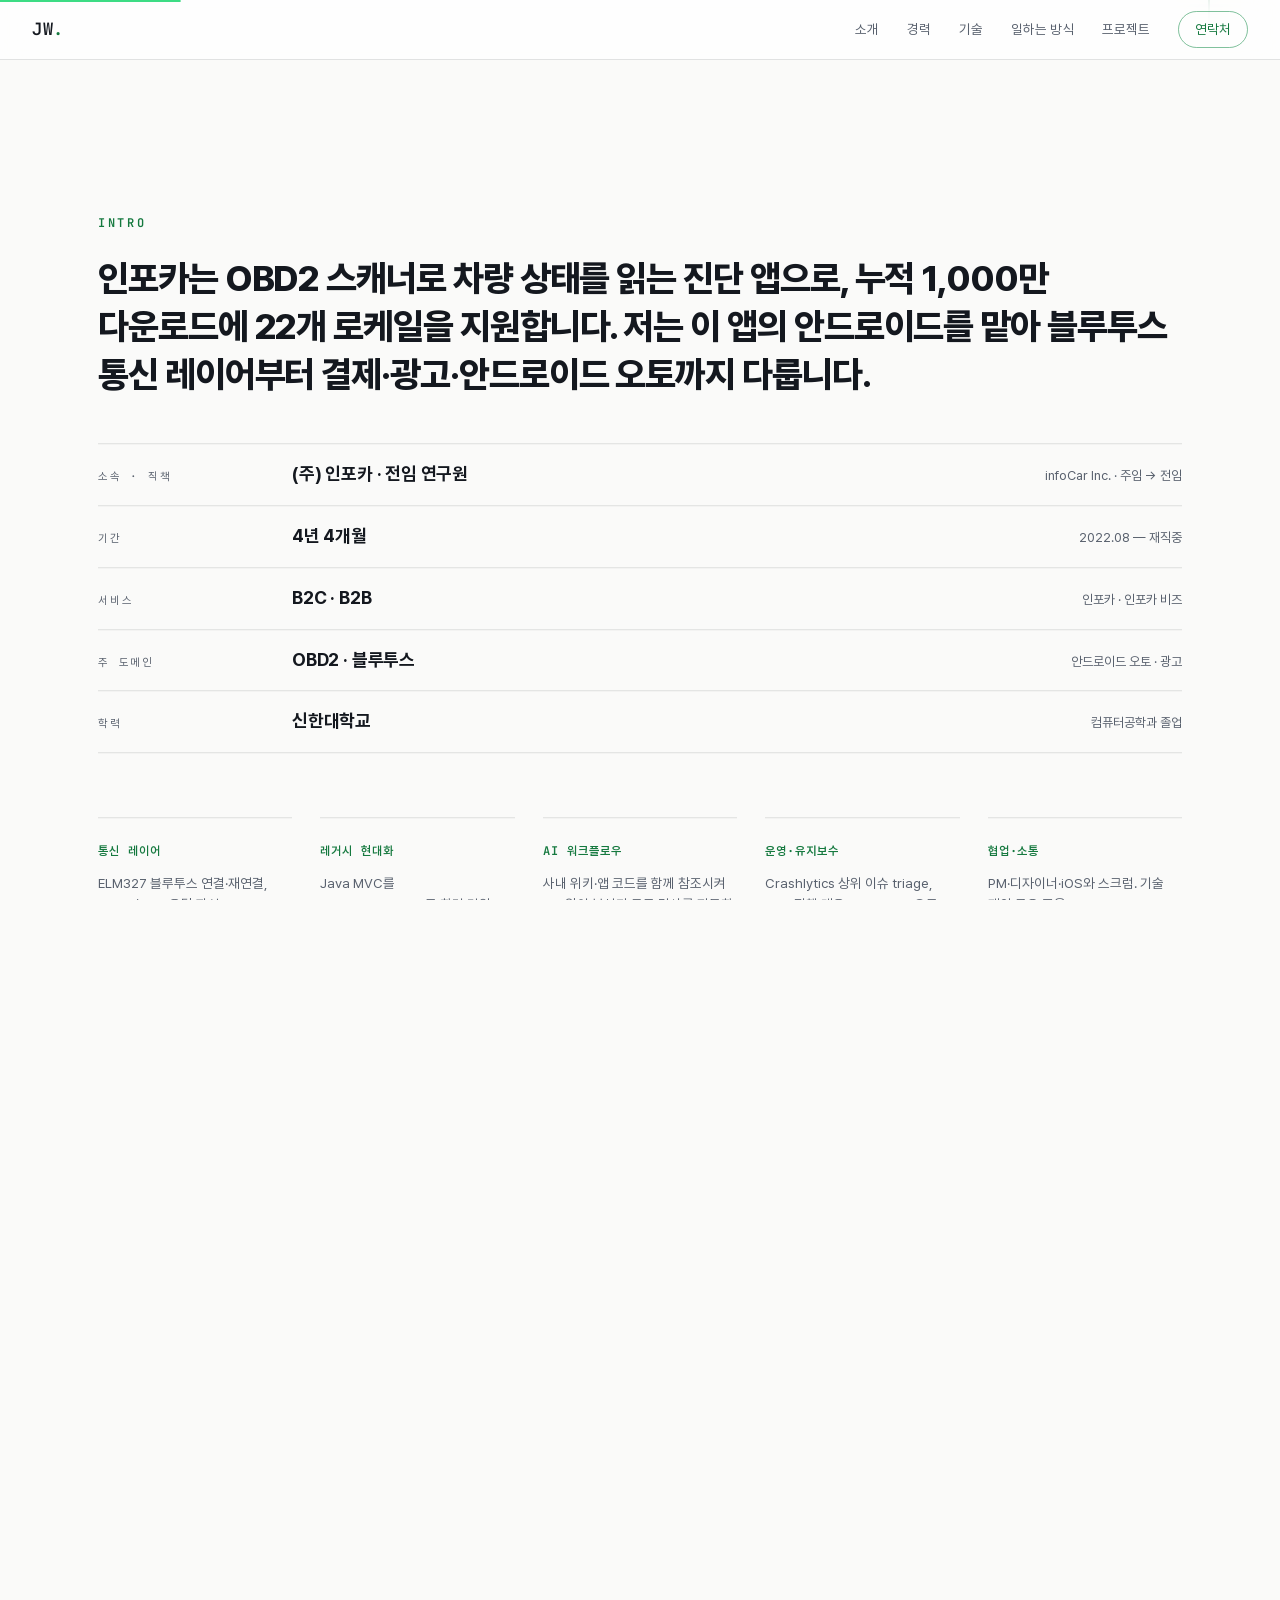
<file: index.html>
<!DOCTYPE html>
<html lang="ko">
<head>
<meta charset="utf-8">
<meta name="viewport" content="width=device-width, initial-scale=1">
<title>최정원 · 안드로이드 엔지니어</title>
<meta name="description" content="차량이 보내는 신호를 앱이 이해하게 만듭니다. OBD2·블루투스 통신 파싱부터 결제·광고·안드로이드 오토까지 맡고 있는 안드로이드 엔지니어.">
<link rel="stylesheet" href="css/style.css">
</head>
<body>

<div id="progressBar" aria-hidden="true"></div>

<nav class="nav" aria-label="주요 섹션">
  <a href="#top" class="nav-logo mono">JW<span class="acc">.</span></a>
  <div class="nav-links">
    <a href="#intro">소개</a>
    <a href="#career">경력</a>
    <a href="#stack">기술</a>
    <a href="#how">일하는 방식</a>
    <a href="#work">프로젝트</a>
    <a href="#contact" class="nav-cta">연락처</a>
  </div>
</nav>

<!-- ScrollSmoother 래퍼 — 고정 요소(nav·progressBar)는 반드시 이 바깥에 둔다 -->
<div id="smooth-wrapper">
<div id="smooth-content">

<!-- ============ HERO ============ -->
<header id="top" class="hero">
  <canvas id="net" aria-hidden="true"></canvas>
  <div class="hero-inner container">
    <p class="eyebrow mono hero-eyebrow">CHOI JUNGWON · ANDROID ENGINEER</p>
    <h1 class="hero-title" aria-label="차량이 보내는 신호를 앱이 이해하게 만듭니다.">
      <span class="line">차량이 보내는 신호를 앱이</span>
      <span class="line"><em>이해하게</em> 만듭니다.</span>
    </h1>
    <p class="hero-sub">2022년부터 인포카 안드로이드.<br>
    2인 안드로이드 팀에서 OBD2·블루투스 통신 파싱부터 결제·광고·안드로이드 오토까지 맡고 있습니다.</p>
    <div class="hero-stats" role="list">
      <div role="listitem"><strong class="mono" id="expYears">4<span class="u">년</span></strong><small>안드로이드 실무 · 2022.08~</small></div>
      <div role="listitem"><strong class="mono">22<span class="u">개</span></strong><small>지원 로케일 · B2C/B2B 2개 앱</small></div>
      <div role="listitem"><strong class="mono">4<span class="u">개</span></strong><small>주요 프로젝트</small></div>
    </div>
  </div>
  <a class="scroll-cue mono" href="#intro" aria-label="SCROLL — 아래로 스크롤">SCROLL<span class="cue-line"></span></a>
</header>

<main>

<!-- ============ INTRO ============ -->
<section id="intro" class="section">
  <div class="container">
    <p class="eyebrow mono rv">INTRO</p>
    <h2 class="rv">인포카는 OBD2 스캐너로 차량 상태를 읽는 진단 앱으로, 누적 1,000만 다운로드에 22개 로케일을 지원합니다.
    저는 이 앱의 안드로이드를 맡아 블루투스 통신 레이어부터 결제·광고·안드로이드 오토까지 다룹니다.</h2>

    <dl class="facts rv">
      <div class="fact">
        <dt class="tile-label mono">소속 · 직책</dt>
        <dd><strong>(주) 인포카 · 전임 연구원</strong><span class="tile-sub">infoCar Inc. · 주임 → 전임</span></dd>
      </div>
      <div class="fact">
        <dt class="tile-label mono">기간</dt>
        <dd><strong id="expYears2">4년</strong><span class="tile-sub">2022.08 — 재직중</span></dd>
      </div>
      <div class="fact">
        <dt class="tile-label mono">서비스</dt>
        <dd><strong>B2C · B2B</strong><span class="tile-sub">인포카 · 인포카 비즈</span></dd>
      </div>
      <div class="fact">
        <dt class="tile-label mono">주 도메인</dt>
        <dd><strong>OBD2 · 블루투스</strong><span class="tile-sub">안드로이드 오토 · 광고</span></dd>
      </div>
      <div class="fact">
        <dt class="tile-label mono">학력</dt>
        <dd><strong>신한대학교</strong><span class="tile-sub">컴퓨터공학과 졸업</span></dd>
      </div>
    </dl>

    <div class="cap-grid rv">
      <div class="cap"><span class="mono acc">통신 레이어</span><p>ELM327 블루투스 연결·재연결, OBD2/UDS 응답 파싱, PID 스케줄링.</p></div>
      <div class="cap"><span class="mono acc">레거시 현대화</span><p>Java MVC를 Kotlin·MVVM+Hilt로 화면 단위 이관. 진단 탭·메인 메뉴는 Compose로.</p></div>
      <div class="cap"><span class="mono acc">AI 워크플로우</span><p>사내 위키·앱 코드를 함께 참조시켜 CS 원인 분석과 코드 감사를 자동화.</p></div>
      <div class="cap"><span class="mono acc">운영·유지보수</span><p>Crashlytics 상위 이슈 triage, Play 정책 대응(targetSdk·오토 심사), 고객 로그 분석.</p></div>
      <div class="cap"><span class="mono acc">협업·소통</span><p>PM·디자이너·iOS와 스크럼. 기술 제약 공유·조율.</p></div>
    </div>
  </div>
</section>

<!-- ============ CAREER ============ -->
<section id="career" class="section section-alt">
  <div class="container">
    <p class="eyebrow mono rv">CAREER</p>
    <h2 class="rv">한 회사, 한 서비스.<br>차계부 화면에서 통신 레이어까지.</h2>
    <p class="lead rv">2022.08 입사. 정비·세차 입력 화면 하나로 시작해 지금은 OBD2 통신 파싱·결제·광고·안드로이드 오토를 맡고 있습니다.
    2인 안드로이드 팀에서 누적 5,886커밋, 2023년 이후 매년 1,100건 이상.</p>

    <div class="timeline" id="timeline">
      <div class="tl-spine" aria-hidden="true"><span class="tl-fill"></span></div>

      <article class="tl-item rv is-now">
        <span class="tl-dot"></span>
        <span class="tl-date mono acc">2026.07 — 현재 · 운영 중</span>
        <h3>CS 자동화 칸반보드 (cs-kanban)</h3>
        <p>하이웍스 크롤링 · Claude 헤드리스 AI 분석 · 답변초안 생성·원클릭 발송. 사내 서버 상시 운영, 팀 공용 도입.</p>
      </article>
      <article class="tl-item rv">
        <span class="tl-dot"></span>
        <span class="tl-date mono">2026.01 — 현재 · 진행 중</span>
        <h3>레거시 현대화 (MVC → Kotlin)</h3>
        <p>동작하는 레거시는 보존하고, 신규·수정 기능부터 Kotlin·MVVM 구조로 점진 전환.</p>
      </article>
      <article class="tl-item rv">
        <span class="tl-dot"></span>
        <span class="tl-date mono">2025.09 — 2025.12</span>
        <h3>프리셋 대시보드 (OBD 차량 데이터)</h3>
        <p>B2B 기능을 B2C에 이식 · 5종 엔진 × 4종 대시보드 · 설정 자동 복구 + 데이터 마이그레이션.</p>
      </article>
      <article class="tl-item rv">
        <span class="tl-dot"></span>
        <span class="tl-date mono">2025.03 — 2025.05</span>
        <h3>광고 미디에이션 전환</h3>
        <p>단일 AdMob → 5개 네트워크 워터폴 미디에이션 · Remote Config로 스토어 재배포 없이 광고 정책 제어 (미디에이션은 2025.12 철수).</p>
      </article>
      <article class="tl-item rv">
        <span class="tl-dot"></span>
        <span class="tl-date mono">2024.10 — 2025.02</span>
        <h3>안드로이드 오토 플랫폼 확장</h3>
        <p>Car App Library 신규 개발 · 앱-오토 화면 동기화 · 앱 종료 후 단독 동작 · 상태별 안내 화면.</p>
      </article>
      <article class="tl-item rv">
        <span class="tl-dot"></span>
        <span class="tl-date mono">2024.06 — 2024.08</span>
        <h3>본앱 사용성 리뉴얼</h3>
        <p>차량 등록 방식 리뉴얼 · 다국어 UX 통일 · 주유소·세차장·주차장 검색 · 영수증 API 리팩토링.</p>
      </article>
      <article class="tl-item rv">
        <span class="tl-dot"></span>
        <span class="tl-date mono">2023.07 — 2023.10</span>
        <h3>앱 핵심 기능 운영</h3>
        <p>블루투스 통신 · 푸시 · 알림 센터 · 정비 항목 UX/UI 2차 개발 · 차계부+정비 내부 테스트.</p>
      </article>
      <article class="tl-item rv">
        <span class="tl-dot"></span>
        <span class="tl-date mono">2022.10 — 2023.06</span>
        <h3>차계부 시스템 DB 리뉴얼</h3>
        <p>단일 테이블 → 정규화 다중 테이블 · 데이터 손실 없이 마이그레이션 · 구글 맵 위치 기반 · 다단위 글로벌.</p>
      </article>
      <article class="tl-item rv">
        <span class="tl-dot"></span>
        <span class="tl-date mono">2022.08 — 2022.09 · 입사</span>
        <h3>터미널 프로그램 · OBD 통신 기초</h3>
        <p>블루투스 connection · 소켓 통신 · UI · 로그 저장. OBD 통신 기초 학습기.</p>
      </article>
    </div>
  </div>
</section>

<!-- ============ STACK ============ -->
<section id="stack" class="section">
  <div class="container">
    <p class="eyebrow mono rv">STACK</p>
    <h2 class="rv">현업 4년의 도구들.</h2>
    <p class="lead rv">직접 다뤄온 언어·아키텍처·도구. <span class="acc">초록 칩</span>은 주력 기술입니다.</p>

    <div class="stack-grid rv">
      <div class="card">
        <h3>언어 · 아키텍처</h3>
        <p class="card-sub">신규는 Kotlin, 레거시 Java 병존 · Hilt 생성자 주입</p>
        <div class="chips">
          <span class="chip chip-acc">Kotlin</span><span class="chip">Java</span>
          <span class="chip chip-acc">Hilt</span><span class="chip chip-acc">MVVM</span>
          <span class="chip chip-acc">Orbit MVI</span><span class="chip chip-acc">Coroutines / Flow</span>
          <span class="chip">RxJava3</span><span class="chip">레포지토리 패턴</span>
          <span class="chip">KSP</span>
        </div>
      </div>
      <div class="card">
        <h3>UI · 디바이스</h3>
        <p class="card-sub">XML에서 Compose로 화면 단위 이관 · 폰과 오토 동시 지원</p>
        <div class="chips">
          <span class="chip chip-acc">Jetpack Compose</span><span class="chip">XML 레이아웃</span>
          <span class="chip chip-acc">Car App Library</span><span class="chip">Jetpack Navigation</span>
          <span class="chip">게이지·차트 UI</span><span class="chip">머티리얼 3</span>
        </div>
      </div>
      <div class="card">
        <h3>데이터 · 통신</h3>
        <p class="card-sub">암호화 로컬 DB · 인터셉터 기반 통신 · 원격 제어</p>
        <div class="chips">
          <span class="chip chip-acc">Room + SQLCipher</span><span class="chip">DataStore</span>
          <span class="chip">SharedPreferences</span><span class="chip chip-acc">Retrofit / OkHttp</span>
          <span class="chip chip-acc">Firebase (RC · FCM · Crashlytics)</span><span class="chip chip-acc">WorkManager</span>
          <span class="chip">Play Billing</span><span class="chip chip-acc">OBD2 / UDS</span>
          <span class="chip">StateFlow</span><span class="chip">LiveData</span>
        </div>
      </div>
      <div class="card">
        <h3>AI 활용 · 협업</h3>
        <p class="card-sub">코드 생성보다 원인 분석·감사에 붙여 씀</p>
        <div class="chips">
          <span class="chip chip-acc">Claude Code</span>
          <span class="chip">Git</span><span class="chip">슬랙</span>
          <span class="chip">노션 · 피그마</span><span class="chip">스크럼</span>
        </div>
      </div>
    </div>

    <div class="banner rv">
      <div class="banner-head"><h3>광고 · 미디에이션</h3><span class="mono">PROJECT 03 · 5개 네트워크 워터폴 구축·운영 후 2025.12 철수 · 현재는 AdMob 단일 + 원격 제어</span></div>
      <div class="chips">
        <span class="chip chip-acc">AdMob</span><span class="chip chip-acc">UMP (GDPR/CCPA)</span>
        <span class="chip chip-past">AppLovin</span><span class="chip chip-past">ironSource</span>
        <span class="chip chip-past">Mintegral</span><span class="chip chip-past">Pangle</span><span class="chip chip-past">Unity Ads</span>
      </div>
    </div>
  </div>
</section>

<!-- ============ HOW I WORK ============ -->
<section id="how" class="section section-alt">
  <div class="container">
    <p class="eyebrow mono rv">HOW I WORK</p>
    <h2 class="rv">AI는 코드 생성기가 아니라<br>분석·검증 도구로 씁니다.</h2>
    <p class="lead rv">사내 위키의 제품 정책과 실제 앱 코드를 함께 참조시켜 원인을 좁히고,
    결론은 추론으로 끝내지 않고 실기기 측정으로 확인합니다.</p>

    <ol class="steps rv">
      <li><span class="step-num mono">01</span><h3>근거 수집</h3><p>사내 위키 정책 + 앱 코드<br>추측 대신 출처 확인</p></li>
      <li><span class="step-num mono">02</span><h3>재현</h3><p>고객 로그로 조건 특정<br>리플레이 테스트로 고정</p></li>
      <li><span class="step-num mono">03</span><h3>구현</h3><p>AI 페어로 작성<br>기존 패턴·컨벤션 준수</p></li>
      <li><span class="step-num mono">04</span><h3>측정</h3><p>실기기에서 확인<br>정적 분석 통과 ≠ 동작</p></li>
    </ol>
    <p class="steps-note rv mono">확인되지 않은 가정은 다음 단계로 넘기지 않습니다</p>

    <div class="ctx-grid rv">
      <div class="card"><span class="tile-label mono">지식 그물망</span><h3>옵시디언</h3><p>도메인 용어(OBD2·ECU)·아키텍처·코딩 규칙을 노트로 엮은 지식 그물망. 링크된 맥락을 AI가 근거로 참조.</p></div>
      <div class="card"><span class="tile-label mono">기획 · 요구사항</span><h3>Notion MCP</h3><p>기획서·작업 맥락·우선순위를 AI가 직접 참조.</p></div>
      <div class="card"><span class="tile-label mono">디자인</span><h3>Figma MCP</h3><p>디자인 화면·UI 스펙·치수·컴포넌트를 AI가 직접 참조.</p></div>
    </div>

    <div class="asis rv">
      <div class="asis-card">
        <span class="tile-label mono">기존 · AS-IS</span>
        <h3>MVC (Java)</h3>
        <p>화면 코드가 로직·데이터를 한꺼번에. 한 곳을 고치면 영향 범위 파악이 어렵고, 상태가 흩어져 테스트도 어려움.</p>
      </div>
      <span class="asis-arrow acc" aria-hidden="true">→</span>
      <div class="asis-card asis-tobe">
        <span class="tile-label mono">목표 · TO-BE</span>
        <h3>Kotlin · MVVM</h3>
        <p>화면은 상태만 그리고 로직·데이터는 분리. 상태 흐름이 한 방향으로 명확해 변경 영향이 잘 보임. 신규 화면은 MVVM으로 시작하고, 레거시와 만나는 지점은 어댑터로 잇습니다.</p>
      </div>
    </div>
  </div>
</section>

<!-- ============ WORK INDEX ============ -->
<section id="work" class="section">
  <div class="container">
    <p class="eyebrow mono rv">WORK</p>
    <h2 class="rv">최신순 4개.</h2>
    <p class="lead rv">CS 자동화 · 차량 데이터 프리셋 · 광고 미디에이션 · 안드로이드 오토.</p>

    <div class="work-grid rv">
      <a href="#p1" class="work-card work-card-hero">
        <span class="mono acc">P.01 · 2026.07 — 운영 중</span>
        <h3>CS 자동화 칸반보드</h3>
        <p>하이웍스 크롤링 → AI 분석 → 초안 → 발송까지 한 파이프라인.</p>
      </a>
      <a href="#p2" class="work-card">
        <span class="mono">P.02 · 2025.09 — 12</span>
        <h3>프리셋 대시보드 (OBD)</h3>
        <p>B2B 기능의 B2C 이식 · 5종 엔진 × 4종 대시보드.</p>
      </a>
      <a href="#p3" class="work-card">
        <span class="mono">P.03 · 2025.03 — 05</span>
        <h3>광고 미디에이션 전환</h3>
        <p>단일 AdMob → 5개 네트워크 워터폴 · Remote Config.</p>
      </a>
      <a href="#p4" class="work-card">
        <span class="mono">P.04 · 2024.10 — 2025.02</span>
        <h3>안드로이드 오토 확장</h3>
        <p>Car App Library 신규 · 앱-오토 화면 동기화.</p>
      </a>
    </div>
  </div>
</section>

<!-- ============ P.01 ============ -->
<section id="p1" class="section proj">
  <div class="container">
    <p class="eyebrow mono rv">P.01 · CS 자동화 칸반보드 · CS-KANBAN</p>
    <h2 class="rv">출근 전에,<br>CS 분석이 끝나 있도록.</h2>
    <p class="lead rv">매일 아침 개발자들이 하이웍스 공용 메일함을 열어 문의 확인 → 로그 zip 다운로드 → 대조 분석 →
    필요하면 IDE로 코드 추적까지 반복했습니다. 이 수동 루틴 전체를 자동화하기 위해
    수집부터 AI 진단·답변초안·발송까지 이어지는 파이프라인을 설계하고, 제가 맡은 범위를 구축해 팀 업무에 연결했습니다.</p>

    <div class="table rv" role="table" aria-label="수동 루틴과 파이프라인 비교">
      <div class="tr th" role="row"><span role="columnheader">단계</span><span role="columnheader">Before · 수동</span><span role="columnheader">After · 파이프라인</span><span role="columnheader">효과</span></div>
      <div class="tr" role="row"><span role="cell">문의 확인</span><span role="cell" class="mut">메일함 수동 확인</span><span role="cell">20분 주기 자동 수집 · 칸반 카드화</span><span role="cell" class="acc mono">무인화</span></div>
      <div class="tr" role="row"><span role="cell">로그 분석</span><span role="cell" class="mut">zip 수동 다운로드·대조</span><span role="cell">자동 해제·파싱 · 개인정보 마스킹</span><span role="cell" class="acc mono">자동</span></div>
      <div class="tr" role="row"><span role="cell">원인 진단</span><span role="cell" class="mut">IDE 열어 코드 추적</span><span role="cell">AI가 사내 위키·앱 코드 교차검증</span><span role="cell" class="acc mono">자동</span></div>
      <div class="tr" role="row"><span role="cell">답변 작성</span><span role="cell" class="mut">백지에서 작성</span><span role="cell">근거 인용된 한국어 초안 자동 생성</span><span role="cell" class="acc mono">검토만</span></div>
      <div class="tr" role="row"><span role="cell">발송</span><span role="cell" class="mut">초안 복사 → 수동 발송</span><span role="cell">보드에서 원클릭 발송 · 이중 발송 방지</span><span role="cell" class="acc mono">원클릭</span></div>
    </div>

    <div class="diagram rv">
      <p class="mono diagram-cap">시스템 아키텍처: 문의 수집부터 검토·발송까지</p>
      <svg id="pipeline" viewBox="0 0 1160 448" role="img" aria-label="cs-kanban 파이프라인 — 하이웍스 메일함에서 자동 수집, AI 진단, 답변 초안, 담당자 검토를 거쳐 원클릭 발송이 메일함으로 돌아가는 닫힌 루프" style="width:100%; height:auto; display:block; font-family:inherit;">
        <defs>
          <marker id="csArrF" viewBox="0 0 10 10" refX="8.5" refY="5" markerWidth="7" markerHeight="7" orient="auto"><path d="M0,0 L10,5 L0,10 z" fill="rgba(20,24,31,.48)"/></marker>
          <marker id="csArrB" viewBox="0 0 10 10" refX="8.5" refY="5" markerWidth="7" markerHeight="7" orient="auto"><path d="M0,0 L10,5 L0,10 z" fill="#15793F"/></marker>
        </defs>

        <g class="dg" id="dg-zone">
          <rect x="24" y="52" width="816" height="340" rx="16" fill="rgba(20,24,31,.025)" stroke="rgba(20,24,31,.20)" stroke-dasharray="6 5"/>
          <text x="48" y="84" font-size="12" fill="#59616E" letter-spacing="1.5" font-weight="600">사내 서버 · 무인 동작 · 20분 주기</text>
        </g>

        <g class="dg" id="dg-a">
          <rect x="52" y="104" width="172" height="132" rx="14" fill="#FFFFFF" stroke="rgba(20,24,31,.15)"/>
          <text x="138" y="164" font-size="15.5" font-weight="600" fill="#14181F" text-anchor="middle">하이웍스 메일함</text>
          <text x="138" y="188" font-size="12" fill="#59616E" text-anchor="middle">고객 문의 · 로그 zip</text>
        </g>

        <line class="dg" x1="224" y1="170" x2="246" y2="170" stroke="rgba(20,24,31,.48)" stroke-width="1.5" marker-end="url(#csArrF)"/>

        <g class="dg" id="dg-b">
          <rect x="252" y="104" width="172" height="132" rx="14" fill="#FFFFFF" stroke="rgba(20,24,31,.15)"/>
          <text x="338" y="164" font-size="15.5" font-weight="600" fill="#14181F" text-anchor="middle">자동 수집</text>
          <text x="338" y="188" font-size="12" fill="#59616E" text-anchor="middle">미답변 감지 · 로그 파싱</text>
        </g>

        <line class="dg" x1="424" y1="170" x2="446" y2="170" stroke="rgba(20,24,31,.48)" stroke-width="1.5" marker-end="url(#csArrF)"/>

        <g class="dg" id="dg-c">
          <rect x="452" y="104" width="172" height="132" rx="14" fill="rgba(61,220,132,.16)" stroke="#15793F" stroke-width="1.5"/>
          <text x="538" y="164" font-size="15.5" font-weight="600" fill="#14181F" text-anchor="middle">AI 진단</text>
          <text x="538" y="188" font-size="12" fill="#59616E" text-anchor="middle">Claude · 원인 분석</text>
        </g>

        <line class="dg" x1="624" y1="170" x2="644" y2="170" stroke="rgba(20,24,31,.48)" stroke-width="1.5" marker-end="url(#csArrF)"/>

        <g class="dg" id="dg-d">
          <rect x="648" y="104" width="172" height="132" rx="14" fill="#FFFFFF" stroke="rgba(20,24,31,.15)"/>
          <text x="734" y="164" font-size="15.5" font-weight="600" fill="#14181F" text-anchor="middle">답변 초안</text>
          <text x="734" y="188" font-size="12" fill="#59616E" text-anchor="middle">한국어 · 근거 인용</text>
        </g>

        <g class="dg" id="dg-know">
          <line x1="467" y1="284" x2="514" y2="242" stroke="#15793F" stroke-width="1.5" marker-end="url(#csArrB)"/>
          <line x1="662" y1="284" x2="560" y2="242" stroke="#15793F" stroke-width="1.5" marker-end="url(#csArrB)"/>
          <text x="570" y="266" font-size="12" fill="#15793F" text-anchor="middle" font-weight="600">검색 · 교차검증</text>
          <rect x="372" y="286" width="190" height="62" rx="12" fill="#FFFFFF" stroke="rgba(20,24,31,.15)"/>
          <text x="467" y="312" font-size="13.5" font-weight="600" fill="#14181F" text-anchor="middle">사내 위키</text>
          <text x="467" y="331" font-size="11.5" fill="#59616E" text-anchor="middle">CS 정책 · 진단 규칙</text>
          <rect x="582" y="286" width="186" height="62" rx="12" fill="#FFFFFF" stroke="rgba(20,24,31,.15)"/>
          <text x="675" y="312" font-size="13.5" font-weight="600" fill="#14181F" text-anchor="middle">앱 소스 코드</text>
          <text x="675" y="331" font-size="11.5" fill="#59616E" text-anchor="middle">iOS·Android 동작 확인</text>
        </g>

        <g class="dg" id="dg-e">
          <line x1="820" y1="170" x2="884" y2="170" stroke="rgba(20,24,31,.48)" stroke-width="1.5" marker-end="url(#csArrF)"/>
          <text x="852" y="156" font-size="11.5" fill="#59616E" text-anchor="middle">초안 전달</text>
          <rect x="888" y="104" width="220" height="132" rx="14" fill="#0f5132"/>
          <text x="998" y="164" font-size="15.5" font-weight="600" fill="#ffffff" text-anchor="middle">담당자 (사람)</text>
          <text x="998" y="188" font-size="12" fill="rgba(255,255,255,.85)" text-anchor="middle">검토 후 원클릭 발송</text>
        </g>

        <g class="dg" id="dg-loop">
          <polyline points="998,236 998,414 138,414 138,242" fill="none" stroke="rgba(20,24,31,.48)" stroke-width="1.5" stroke-dasharray="5 4" marker-end="url(#csArrF)"/>
          <text x="568" y="438" font-size="11.5" fill="#59616E" text-anchor="middle">원클릭 발송: 보드 서버가 하이웍스 API로 답장 발송 · 다음 수집이 S(우리 발신)로 감지해 카드 자동 완료</text>
        </g>
      </svg>
    </div>

    <div class="pillar-grid rv">
      <div class="card"><span class="tile-label mono">01 · 수집</span><h3>메일함 자동 수집</h3><p>DOM 스크래핑 대신 응답 포맷을 분석해 API로 직접 수집. 대화 단위 시간순 판별로 미답변 문의를 가려냅니다. 개발자·고객문의·Biz 세 공용 메일함을 함 단위로 나눠 수집하고, 답장도 해당 함 명의로 나갑니다.</p></div>
      <div class="card"><span class="tile-label mono">02 · 분석</span><h3>벡터 DB 없는 Agentic RAG</h3><p>직접 구축한 사내 위키(진단 규율·정책)를 Claude 헤드리스가 검색하고, 앱 코드 레포와 교차검증. 근거는 페이지 단위로 인용되고, 지식 갱신은 git pull이 전부입니다.</p></div>
      <div class="card"><span class="tile-label mono">03 · 운영</span><h3>사내 서버 무인 가동</h3><p>테일넷 Ubuntu 서버에 systemd 상시 서비스로 배포. 수집→분석→초안이 무인으로 이어지고, 사람은 초안을 검토·수정해 발송합니다. 발송은 보드에서 고른 담당자의 하이웍스 계정 세션으로 나가고, 확인이 필요한 건은 카드별 스레드로 묻고 답합니다. 이 스레드를 슬랙 #cs 스레드와 양방향으로 잇는 브리지도 붙였습니다.</p></div>
      <div class="card"><span class="tile-label mono">04 · 개선</span><h3>교정 노트로 위키 자가개선</h3><p>담당자가 AI 초안을 고쳐 보낼 때 남긴 이유를 학습 신호로 모읍니다. 보드에서 실행하면 서버가 위키 수정 브랜치를 만들고, 검증 게이트를 통과한 편집만 main에 자동 머지하고 분석용 저장소를 갱신해 이후 분석에 반영합니다.</p></div>
    </div>

    <div class="why rv">
      <span class="tile-label mono">WHY</span>
      <h3>앱 코드 밖의 문제도 제가 풉니다.</h3>
      <p>CS 문의를 확인하느라 개발자 시간이 매일 새어나간다는 걸 문제로 정의하고, 수집 크롤러 ·
      AI 분석 파이프라인 · 사내 서버 운영까지 직접 붙였습니다. 팀 공용 저장소라 혼자 만든 것은 아니고,
      잡 동시성 구조 재설계와 전수 감사 · 서버 배포를 맡았습니다. 설계 결정은 ADR 문서 54건으로 기록돼 있습니다.</p>
    </div>
  </div>
</section>

<!-- ============ P.02 ============ -->
<section id="p2" class="section proj section-alt">
  <div class="container">
    <p class="eyebrow mono rv">P.02 · 프리셋 대시보드 (OBD)</p>
    <h2 class="rv">차량마다 필요한 데이터만.</h2>
    <p class="lead rv">B2B(인포카 비즈) 자산을 B2C에 이식·확장하면서, 하드코딩된 센서 매핑을
    사용자 선택형 + 엔진 타입별 5종 프리셋으로 재설계.</p>

    <div class="phone-grid rv">
      <figure><div class="phone"><img src="assets/img/preset-driving.png" alt="주행 대시보드 — 속도·RPM·온도" loading="lazy"></div><figcaption class="mono">주행 · 속도·RPM·온도</figcaption></figure>
      <figure><div class="phone"><img src="assets/img/preset-tpms.png" alt="TPMS 대시보드 — 4륜 압력·온도" loading="lazy"></div><figcaption class="mono">TPMS · 4륜 압력·온도</figcaption></figure>
      <figure><div class="phone"><img src="assets/img/preset-battery.png" alt="배터리 대시보드 — SOC·전압·SOH" loading="lazy"></div><figcaption class="mono">배터리 · SOC·전압·SOH</figcaption></figure>
      <figure><div class="phone"><img src="assets/img/preset-subbattery.png" alt="서브 배터리 대시보드 — 셀 편차" loading="lazy"></div><figcaption class="mono">서브 배터리 · 셀 편차</figcaption></figure>
    </div>

    <div class="table rv" role="table" aria-label="프리셋 대시보드 개선 지표">
      <div class="tr th" role="row"><span role="columnheader">지표</span><span role="columnheader">Before</span><span role="columnheader">After</span><span role="columnheader">효과</span></div>
      <div class="tr" role="row"><span role="cell">신규 항목 추가</span><span role="cell" class="mut">서너 군데 수정</span><span role="cell">한 곳만 수정</span><span role="cell" class="acc mono">간소화</span></div>
      <div class="tr" role="row"><span role="cell">지원 엔진 타입</span><span role="cell" class="mut">2종</span><span role="cell">5종</span><span role="cell" class="acc mono">확장</span></div>
      <div class="tr" role="row"><span role="cell">레이아웃 분기</span><span role="cell" class="mut">1종</span><span role="cell">4종</span><span role="cell" class="acc mono">확장</span></div>
      <div class="tr" role="row"><span role="cell">사용자 매핑 옵션</span><span role="cell" class="mut">0 (하드코딩)</span><span role="cell">항목별 N:1 선택</span><span role="cell" class="acc mono">신규</span></div>
    </div>
  </div>
</section>

<!-- ============ P.03 ============ -->
<section id="p3" class="section proj">
  <div class="container">
    <p class="eyebrow mono rv">P.03 · 광고 미디에이션 전환</p>
    <h2 class="rv">배포 없이, 실시간으로<br>광고 정책을.</h2>
    <p class="lead rv">단일 AdMob에서 5개 네트워크 워터폴 미디에이션으로 확장하고, Firebase Remote Config로
    스토어 재배포 없이 광고 정책을 바꿀 수 있게 했습니다. 미디에이션은 2025.12 사업 판단으로 철수했고,
    원격 제어 구조는 그대로 운영 중입니다.</p>

    <div class="rev-grid rv">
      <div class="rev-card rev-acc">
        <span class="tile-label mono">정책 변경 경로</span>
        <strong class="mono">무배포</strong>
        <span class="tile-sub">스토어 재배포 → Remote Config 즉시 반영</span>
      </div>
      <div class="rev-card">
        <span class="tile-label mono">미디에이션 운영</span>
        <strong class="mono">~2025.12</strong>
        <span class="tile-sub">5개 네트워크 구축·운영 후 철수 · 현재 AdMob 단일</span>
      </div>
    </div>
    <p class="fineprint rv">담당 범위: 안드로이드 SDK 통합 · 미디에이션 매니저 구조 · UMP 동의 자동화 ·
    Remote Config 정책 제어. 네트워크 선정과 철수 시점은 사업 결정.</p>

    <div class="waterfall rv" aria-label="미디에이션 워터폴 순서 (2025.12 철수)">
      <div class="wf"><span class="mono acc">최우선</span><strong>AppLovin</strong></div>
      <span class="wf-sep mono" aria-hidden="true">›</span>
      <div class="wf"><span class="mono">폴백 1</span><strong>ironSource</strong></div>
      <span class="wf-sep mono" aria-hidden="true">›</span>
      <div class="wf"><span class="mono">폴백 2</span><strong>Mintegral</strong></div>
      <span class="wf-sep mono" aria-hidden="true">›</span>
      <div class="wf"><span class="mono">폴백 3</span><strong>Pangle</strong></div>
      <span class="wf-sep mono" aria-hidden="true">›</span>
      <div class="wf"><span class="mono">폴백 4</span><strong>Unity Ads</strong></div>
    </div>

    <div class="table rv" role="table" aria-label="광고 미디에이션 개선 지표">
      <div class="tr th" role="row"><span role="columnheader">지표</span><span role="columnheader">Before</span><span role="columnheader">After</span><span role="columnheader">효과</span></div>
      <div class="tr" role="row"><span role="cell">미디에이션 네트워크</span><span role="cell" class="mut">AdMob 1개</span><span role="cell">AdMob + 5개</span><span role="cell" class="acc mono">워터폴</span></div>
      <div class="tr" role="row"><span role="cell">광고 단위 ID</span><span role="cell" class="mut">~7개</span><span role="cell">12개</span><span role="cell" class="acc mono">세분화</span></div>
      <div class="tr" role="row"><span role="cell">정책 변경 속도</span><span role="cell" class="mut">스토어 재배포</span><span role="cell">Remote Config 실시간</span><span role="cell" class="acc mono">즉시</span></div>
      <div class="tr" role="row"><span role="cell">한국·일본 광고</span><span role="cell" class="mut">없음</span><span role="cell">자체 + AdMob 통합</span><span role="cell" class="acc mono">신규</span></div>
    </div>
  </div>
</section>

<!-- ============ P.04 ============ -->
<section id="p4" class="section proj section-alt">
  <div class="container">
    <p class="eyebrow mono rv">P.04 · 안드로이드 오토 플랫폼 확장</p>
    <h2 class="rv">앱을 꺼도, 오토는 계속.</h2>
    <p class="lead rv">Car App Library로 신규 안드로이드 오토 앱 개발. 앱과 오토 화면을 동기화하고,
    앱을 종료해도 오토가 단독으로 동작하도록 구성. 화면은 메인·연결·대시보드·표준·안내 5종.</p>

    <div class="auto-grid rv">
      <figure><div class="auto-shot"><img src="assets/img/auto-main.png" alt="오토 메인 화면" loading="lazy"></div><figcaption class="mono">메인 · 연결·표준·제조사 대시보드</figcaption></figure>
      <figure><div class="auto-shot"><img src="assets/img/auto-dashboard.png" alt="오토 표준 대시보드" loading="lazy"></div><figcaption class="mono">표준 대시보드 · 실시간 매개변수</figcaption></figure>
      <figure><div class="auto-shot"><img src="assets/img/auto-connect.png" alt="오토 연결 화면" loading="lazy"></div><figcaption class="mono">연결 · 스캐너·ECU 상태</figcaption></figure>
    </div>

    <div class="note rv">
      <strong>정책 제약 인식:</strong> 안드로이드 오토는 운전 중 안전을 위해 앱 카테고리별로 쓸 수 있는
      템플릿이 제한됩니다. 이 앱은 리스트·페인·메시지 3종으로 구성했고, 폰에서 쓰던 그래픽 게이지는
      오토 화면으로 옮기지 않았습니다. → 화면당 정보량을 줄이고, 권한·연결·구매·다운로드 상황별 안내 페이지 12종을
      따로 만들어 대응.
    </div>

    <div class="auto-sm rv">
      <h3 class="auto-h">연결 상태 머신 (0–3)</h3>
      <p class="card-sub">OBD·ECU 두 채널의 상태를 코드로 명확히. 둘 다 2일 때만 데이터 표시.</p>
      <div class="sm-list">
        <div class="sm"><span class="sm-n mono">0</span>미연결<span class="sm-r mono mut">→ 안내 스크린</span></div>
        <div class="sm"><span class="sm-n mono">1</span>연결 중<span class="sm-r mono mut">→ 스피너 표시</span></div>
        <div class="sm sm-on"><span class="sm-n mono">2</span>연결 완료<span class="sm-r mono acc">→ 데이터 표시</span></div>
        <div class="sm"><span class="sm-n mono">3</span>실패<span class="sm-r mono mut">→ 오류 안내</span></div>
      </div>
    </div>
  </div>
</section>

</main>

<!-- ============ CONTACT ============ -->
<footer id="contact" class="section contact">
  <div class="container">
    <p class="eyebrow mono rv">CONTACT</p>
    <h2 class="contact-title rv">읽어주셔서<br>감사합니다.</h2>
    <p class="lead rv">다음 4년을 함께할 팀을 찾고 있습니다.</p>
    <div class="contact-grid rv">
      <a href="tel:01093762966"><span class="tile-label mono">연락처</span><strong class="mono">010-9376-2966</strong></a>
      <a href="mailto:dkwkrhrh07@naver.com"><span class="tile-label mono">이메일</span><strong class="mono">dkwkrhrh07@naver.com</strong></a>
      <a href="https://github.com/JayChoi07" target="_blank" rel="noopener"><span class="tile-label mono">깃허브</span><strong class="mono">github.com/JayChoi07</strong></a>
    </div>
    <div class="foot rv">
      <span class="mono">최정원 · ANDROID ENGINEER</span>
      <span class="mono">PORTFOLIO · 2026</span>
    </div>
  </div>
</footer>

</div><!-- /#smooth-content -->
</div><!-- /#smooth-wrapper -->

<!-- 스크린샷 확대 — smooth-wrapper 바깥이라야 transform 영향을 안 받는다 -->
<div id="lightbox" class="lightbox" hidden role="dialog" aria-modal="true" aria-label="스크린샷 확대">
  <button class="lightbox-close mono" type="button" aria-label="닫기">ESC ✕</button>
  <div class="lightbox-stage"></div>
  <p class="lightbox-cap mono"></p>
</div>

<script src="vendor/gsap.min.js"></script>
<script src="vendor/ScrollTrigger.min.js"></script>
<script src="vendor/SplitText.min.js"></script>
<script src="vendor/ScrollSmoother.min.js"></script>
<script src="vendor/Flip.min.js"></script>
<script src="js/network.js"></script>
<script src="js/main.js"></script>
</body>
</html>
</file>
<file: css/style.css>
/* ============ Tokens ============ */
:root {
  --bg: #FAFAF9;
  --bg-alt: #F3F3F1;
  --panel: #FFFFFF;
  --ink: #14181F;
  --mut: #59616E;
  --line: rgba(20, 24, 31, 0.12);
  --acc: #3ddc84;
  --acc-text: #15793F;
  --acc-focus: #1B8F4D;
  --acc-dim: rgba(61, 220, 132, 0.25);
  --acc-ink: #07110b;
  --green-deep: #0f5132;
  --shadow-card: 0 1px 2px rgba(20, 24, 31, 0.06), 0 1px 1px rgba(20, 24, 31, 0.04);
  --shadow-card-hover: 0 4px 12px rgba(20, 24, 31, 0.08), 0 1px 3px rgba(20, 24, 31, 0.05);
  --r: 18px;
  --container: 1140px;
}

/* ============ Fonts ============ */
@font-face { font-family: 'Pretendard'; font-weight: 400; font-display: swap; src: url('../assets/fonts/pretendard-400.woff2') format('woff2'); }
@font-face { font-family: 'Pretendard'; font-weight: 500; font-display: swap; src: url('../assets/fonts/pretendard-500.woff2') format('woff2'); }
@font-face { font-family: 'Pretendard'; font-weight: 600; font-display: swap; src: url('../assets/fonts/pretendard-600.woff2') format('woff2'); }
@font-face { font-family: 'Pretendard'; font-weight: 700; font-display: swap; src: url('../assets/fonts/pretendard-700.woff2') format('woff2'); }
@font-face { font-family: 'Pretendard'; font-weight: 800; font-display: swap; src: url('../assets/fonts/pretendard-800.woff2') format('woff2'); }
@font-face { font-family: 'Pretendard'; font-weight: 900; font-display: swap; src: url('../assets/fonts/pretendard-900.woff2') format('woff2'); }
@font-face { font-family: 'JetBrains Mono'; font-weight: 400; font-display: swap; src: url('../assets/fonts/jetbrains-mono-400.woff2') format('woff2'); }
@font-face { font-family: 'JetBrains Mono'; font-weight: 600; font-display: swap; src: url('../assets/fonts/jetbrains-mono-600.woff2') format('woff2'); }

/* ============ Base ============ */
* { margin: 0; padding: 0; box-sizing: border-box; }
html { scroll-behavior: smooth; }
body {
  background: var(--bg);
  color: var(--ink);
  font-family: 'Pretendard', -apple-system, 'Malgun Gothic', sans-serif;
  font-size: 17px;
  line-height: 1.6;
  -webkit-font-smoothing: antialiased;
  overflow-x: hidden;
}
.mono { font-family: 'JetBrains Mono', 'Pretendard', monospace; }
.acc { color: var(--acc-text); }
.mut { color: var(--mut); }
a { color: inherit; text-decoration: none; }
img { max-width: 100%; display: block; }
:focus-visible { outline: 2px solid var(--acc-focus); outline-offset: 3px; border-radius: 4px; }

.container { max-width: var(--container); margin: 0 auto; padding: 0 28px; }
.section { padding: 150px 0; position: relative; }
.section-alt { background: var(--bg-alt); }

.eyebrow {
  font-size: 12px;
  font-weight: 600;
  letter-spacing: 0.22em;
  color: var(--acc-text);
  margin-bottom: 22px;
}
h2 {
  font-size: clamp(34px, 4.6vw, 56px);
  font-weight: 800;
  letter-spacing: -0.03em;
  line-height: 1.12;
  margin-bottom: 18px;
}
/* 인트로는 단어형이 아니라 문장형 헤드라인이라 한 단계 낮춘다 */
#intro h2 { font-size: clamp(24px, 2.8vw, 36px); line-height: 1.34; margin-bottom: 44px; }
.lead { font-size: 19px; color: var(--mut); max-width: 46em; margin-bottom: 56px; }
/* 한글은 기본값(글자 단위 줄바꿈)이면 "진단 앱/입니다"처럼 어절이 갈라진다 */
body { word-break: keep-all; overflow-wrap: break-word; }

/* 스크린샷 확대 — 썸네일이 240px대라 게이지 수치가 안 읽힌다 */
.phone, .auto-shot { cursor: zoom-in; }
.phone:focus-visible, .auto-shot:focus-visible { outline: 2px solid var(--acc-focus); outline-offset: 4px; }
/* display:flex는 작성자 스타일이라 브라우저 기본 [hidden]{display:none}을 이긴다.
   이 규칙이 없으면 라이트박스가 항상 떠서 페이지 전체 클릭을 막는다 */
.lightbox[hidden] { display: none; }
.lightbox {
  position: fixed; inset: 0; z-index: 200;
  display: flex; flex-direction: column; align-items: center; justify-content: center; gap: 20px;
  padding: 64px 24px 40px;
  background: rgba(250, 250, 249, 0.94); backdrop-filter: blur(12px);
}
.lightbox-stage { display: flex; align-items: center; justify-content: center; }
.lightbox img {
  display: block; width: auto; height: auto;
  max-width: min(92vw, 1100px); max-height: 84vh;
  object-fit: contain; border-radius: 14px;
  box-shadow: 0 24px 60px rgba(20, 24, 31, 0.18);
}
.lightbox-close {
  position: absolute; top: 22px; right: 26px;
  background: var(--panel); border: 1px solid var(--line); border-radius: 999px;
  padding: 9px 16px; color: var(--mut); font-size: 12px; cursor: pointer;
}
.lightbox-close:hover { color: var(--ink); border-color: var(--acc-focus); }
.lightbox-cap { color: var(--mut); font-size: 13px; text-align: center; }

/* ============ Progress + Nav ============ */
#progressBar {
  position: fixed; top: 0; left: 0; height: 2px; width: 100%;
  background: var(--acc); transform: scaleX(0); transform-origin: 0 50%;
  z-index: 90; pointer-events: none;
}
.nav {
  position: fixed; top: 0; left: 0; right: 0; z-index: 80;
  display: flex; align-items: center; justify-content: space-between;
  padding: 0 32px; height: 60px;
  background: rgba(255, 255, 255, 0.72);
  backdrop-filter: blur(16px) saturate(120%);
  -webkit-backdrop-filter: blur(16px) saturate(120%);
  border-bottom: 1px solid var(--line);
}
.nav-logo { font-size: 17px; font-weight: 600; letter-spacing: 0.04em; }
.nav-links { display: flex; gap: 28px; align-items: center; }
.nav-links a { font-size: 13.5px; color: var(--mut); transition: color 0.2s; }
.nav-links a:hover { color: var(--ink); }
.nav-cta {
  color: var(--acc-text) !important;
  border: 1px solid rgba(27, 143, 77, 0.55);
  padding: 7px 16px; border-radius: 99px;
  transition: background 0.2s, color 0.2s;
}
.nav-cta:hover { background: var(--acc); color: var(--acc-ink) !important; }

/* ============ Hero ============ */
.hero {
  position: relative; min-height: 100svh;
  display: flex; align-items: center;
  overflow: hidden;
}
#net { position: absolute; inset: 0; width: 100%; height: 100%; }
.hero-inner { position: relative; z-index: 2; width: 100%; padding-top: 60px; }
.hero-eyebrow { margin-bottom: 30px; }
.hero-title {
  font-size: clamp(42px, 7vw, 92px);
  font-weight: 900;
  letter-spacing: -0.045em;
  line-height: 1.06;
  margin-bottom: 34px;
}
.hero-title .line { display: block; overflow: hidden; }
.hero-title .word { display: inline-block; }
.hero-title em { font-style: normal; color: var(--acc-text); }
.hero-sub { font-size: 19px; color: var(--mut); max-width: 40em; margin-bottom: 64px; }
.hero-stats {
  display: flex; gap: 64px; flex-wrap: wrap;
  border-top: 1px solid var(--line); padding-top: 30px;
}
.hero-stats > div { display: flex; flex-direction: column; }
.hero-stats strong { font-size: 34px; font-weight: 600; letter-spacing: -0.02em; }
.hero-stats strong .u { font-size: 19px; color: var(--acc-text); margin-left: 2px; }
.hero-stats > div > small { font-size: 13px; color: var(--mut); margin-top: 6px; }
.scroll-cue {
  position: absolute; right: 40px; bottom: 36px; z-index: 2;
  font-size: 11px; letter-spacing: 0.3em; color: var(--mut);
  display: flex; flex-direction: column; align-items: center; gap: 12px;
}
.cue-line { width: 2px; height: 48px; background: linear-gradient(var(--acc-text), transparent); display: block; }

/* ============ Facts / capabilities ============ */
/* 정보는 상자 대신 선과 여백으로 나눈다 — 상자는 링크·딥그린 강조·표·다이어그램에만 */
.facts { border-top: 1px solid var(--line); margin-bottom: 64px; }
.fact {
  display: grid; grid-template-columns: 10em 1fr; align-items: baseline; gap: 4px 24px;
  padding: 16px 0; border-bottom: 1px solid var(--line);
}
.fact dd { display: flex; flex-wrap: wrap; align-items: baseline; justify-content: space-between; gap: 4px 24px; }
.fact strong { font-size: 18px; font-weight: 700; letter-spacing: -0.01em; }
.tile-label { font-size: 11px; letter-spacing: 0.16em; color: var(--mut); text-transform: uppercase; }
.tile-sub { font-size: 13px; color: var(--mut); }

.cap-grid { display: grid; grid-template-columns: repeat(5, 1fr); gap: 28px; }
.cap { border-top: 1px solid var(--line); padding-top: 18px; }
.cap > span { font-size: 12px; font-weight: 600; letter-spacing: 0.08em; }
.cap p { font-size: 13.5px; color: var(--mut); margin-top: 10px; line-height: 1.55; }

/* ============ Timeline ============ */
.timeline { position: relative; padding-left: 44px; }
.tl-spine {
  position: absolute; left: 7px; top: 6px; bottom: 6px; width: 2px;
  background: var(--line); overflow: hidden;
}
.tl-fill {
  display: block; width: 100%; height: 100%;
  background: linear-gradient(var(--acc), rgba(21, 121, 63, 0.55));
  transform: scaleY(0); transform-origin: 0 0;
}
.tl-item { position: relative; padding-bottom: 44px; }
.tl-item:last-child { padding-bottom: 0; }
.tl-dot {
  position: absolute; left: -43px; top: 6px; width: 12px; height: 12px;
  border-radius: 50%; background: var(--bg-alt); border: 2px solid var(--mut);
}
.tl-item.is-now .tl-dot { background: var(--acc); border-color: var(--acc-focus); box-shadow: 0 0 0 6px var(--acc-dim); }
.tl-date { font-size: 12.5px; color: var(--mut); letter-spacing: 0.02em; }
.tl-item.is-now .tl-date { color: var(--acc-text); }
.tl-item h3 { font-size: 21px; font-weight: 700; margin: 6px 0 6px; letter-spacing: -0.01em; }
.tl-item p { font-size: 15px; color: var(--mut); max-width: 44em; }

/* ============ Stack ============ */
.stack-grid { display: grid; grid-template-columns: 1fr 1fr; gap: 40px 48px; }
.card { border-top: 1px solid var(--line); padding-top: 22px; }
.card h3 { font-size: 17px; font-weight: 700; }
.card-sub { font-size: 13px; color: var(--mut); margin: 4px 0 16px; }
.card p { font-size: 14px; color: var(--mut); line-height: 1.6; margin-top: 10px; }
.chips { display: flex; flex-wrap: wrap; gap: 8px; }
.chip {
  font-size: 13.5px; padding: 7px 14px; border-radius: 99px;
  border: 1px solid var(--line); color: var(--ink);
}
.chip-acc { background: var(--acc-dim); border-color: transparent; color: var(--acc-text); font-weight: 600; }
/* 현재는 쓰지 않는 기술 — 현행 스택과 구분 */
.chip-past { border-style: dashed; color: var(--mut); }

.banner { border-top: 1px solid var(--line); padding-top: 22px; margin-top: 40px; }
.banner-head { display: flex; justify-content: space-between; align-items: baseline; flex-wrap: wrap; gap: 8px; margin-bottom: 16px; }
.banner-head h3 { font-size: 16px; font-weight: 700; }
.banner-head span { font-size: 12px; color: var(--mut); letter-spacing: 0.04em; }

/* ============ How I work ============ */
.steps {
  list-style: none; display: grid; grid-template-columns: repeat(4, 1fr); gap: 14px;
  counter-reset: step;
}
.steps li {
  border: 1px solid var(--line); border-radius: var(--r); padding: 26px;
  position: relative; background: var(--panel);
}
.step-num { font-size: 13px; color: var(--acc-text); font-weight: 600; letter-spacing: 0.1em; }
.steps h3 { font-size: 18px; font-weight: 700; margin: 12px 0 8px; }
.steps p { font-size: 13.5px; color: var(--mut); line-height: 1.6; }
.steps-note { font-size: 12px; color: var(--mut); letter-spacing: 0.08em; margin: 18px 0 56px; }
.ctx-grid { display: grid; grid-template-columns: repeat(3, 1fr); gap: 36px; margin-bottom: 64px; }
.ctx-grid h3 { margin-top: 10px; }

.asis { display: grid; grid-template-columns: 1fr auto 1fr; gap: 22px; align-items: stretch; }
.asis-card { background: var(--panel); border: 1px solid var(--line); border-radius: var(--r); padding: 28px; }
.asis-card h3 { font-size: 21px; font-weight: 700; margin: 8px 0 10px; }
.asis-card p { font-size: 14px; color: var(--mut); line-height: 1.6; }
.asis-arrow { display: flex; align-items: center; font-size: 26px; }
.asis-tobe { background: var(--green-deep); border-color: transparent; }
/* h3는 --ink를 상속한다. 다크에선 밝은 잉크라 괜찮았지만 라이트 전환 후
   #14181F가 딥그린 위에 얹혀 1.90:1이 됐다 — 딥그린 카드 제목은 흰색으로 고정 */
.asis-tobe h3, .work-card-hero h3, .why h3 { color: #fff; }
.asis-tobe .tile-label, .asis-tobe p { color: rgba(255, 255, 255, 0.75); }

/* ============ Work index ============ */
.work-grid { display: grid; grid-template-columns: 1fr 1fr; gap: 14px; }
.work-card {
  background: var(--panel); border: 1px solid var(--line); border-radius: var(--r);
  padding: 30px; display: block;
  box-shadow: var(--shadow-card);
  transition: background 0.25s, border-color 0.25s, transform 0.25s, box-shadow 0.25s;
}
.work-card:hover { border-color: rgba(27, 143, 77, 0.55); transform: translateY(-3px); box-shadow: var(--shadow-card-hover); }
.work-card > span { font-size: 12.5px; color: var(--mut); letter-spacing: 0.04em; }
.work-card h3 { font-size: 23px; font-weight: 700; margin: 10px 0 8px; letter-spacing: -0.01em; }
.work-card p { font-size: 14.5px; color: var(--mut); }
.work-card-hero { background: var(--green-deep); border-color: transparent; }
.work-card-hero > span { color: var(--acc); }
.work-card-hero p { color: rgba(255, 255, 255, 0.75); }
.work-card-hero:hover { background: #13603c; }

/* ============ Projects ============ */
.proj .lead { margin-bottom: 48px; }
.table { border: 1px solid var(--line); border-radius: var(--r); overflow: hidden; margin-bottom: 48px; }
.tr { display: grid; grid-template-columns: 0.9fr 1.2fr 1.4fr 0.6fr; font-size: 15px; border-top: 1px solid var(--line); }
.tr.th { border-top: 0; background: var(--panel); font-size: 12.5px; font-weight: 600; color: var(--mut); letter-spacing: 0.04em; }
.tr > span { padding: 15px 20px; }
.tr .mono { font-weight: 600; font-size: 13.5px; }

.diagram { margin-bottom: 48px; }
.diagram-cap { font-size: 12px; color: var(--mut); letter-spacing: 0.12em; margin-bottom: 20px; }

.pillar-grid { display: grid; grid-template-columns: repeat(2, 1fr); gap: 40px 48px; margin-bottom: 56px; }
.pillar-grid h3 { margin-top: 10px; font-size: 17px; }

.why { background: var(--green-deep); border-radius: var(--r); padding: 34px; }
.why .tile-label { color: rgba(255, 255, 255, 0.78); }
.why h3 { font-size: 23px; font-weight: 700; margin: 8px 0 10px; letter-spacing: -0.01em; }
.why p { font-size: 15.5px; color: rgba(255, 255, 255, 0.82); line-height: 1.65; max-width: 60em; }

/* P.02 phones */
.phone-grid { display: grid; grid-template-columns: repeat(4, 1fr); gap: 20px; margin-bottom: 48px; }
.phone {
  aspect-ratio: 1080 / 2340; background: #000; border-radius: 28px; padding: 7px;
  border: 1px solid var(--line);
}
.phone img { width: 100%; height: 100%; object-fit: cover; border-radius: 22px; }
figure figcaption { font-size: 11.5px; color: var(--mut); margin-top: 12px; text-align: center; letter-spacing: 0.02em; }

/* P.03 revenue */
.rev-grid { display: grid; grid-template-columns: 1fr 1fr; gap: 14px; }
.rev-card {
  background: var(--panel); border: 1px solid var(--line); border-radius: var(--r); padding: 30px;
  display: flex; flex-direction: column; gap: 6px;
}
.rev-card strong { font-size: 52px; font-weight: 600; letter-spacing: -0.02em; }
.rev-acc { background: var(--green-deep); border-color: transparent; }
.rev-acc .tile-label, .rev-acc .tile-sub { color: rgba(255, 255, 255, 0.65); }
.rev-acc strong { color: var(--acc); }
.fineprint { font-size: 12.5px; color: var(--mut); margin: 14px 0 48px; }
.waterfall { display: flex; gap: 10px; align-items: stretch; flex-wrap: wrap; margin-bottom: 48px; }
.wf {
  flex: 1; min-width: 120px; background: var(--panel); border: 1px solid var(--line);
  border-radius: 14px; padding: 16px 18px;
}
.wf span { font-size: 11px; letter-spacing: 0.08em; color: var(--mut); }
.wf span.acc { color: var(--acc-text); }
.wf strong { display: block; font-size: 16px; font-weight: 700; margin-top: 6px; }
.wf-sep { display: flex; align-items: center; color: var(--mut); }

/* P.04 auto */
.auto-grid { display: grid; grid-template-columns: repeat(3, 1fr); gap: 20px; margin-bottom: 32px; }
.auto-shot {
  aspect-ratio: 800 / 480; background: #000; border: 1px solid var(--line);
  border-radius: 14px; overflow: hidden;
}
.auto-shot img { width: 100%; height: 100%; object-fit: cover; }
.note {
  background: var(--panel); border: 1px solid var(--line); border-radius: var(--r);
  padding: 22px 26px; font-size: 14px; color: var(--mut); line-height: 1.65; margin-bottom: 48px;
}
.note strong { color: var(--ink); }
.auto-sm { max-width: 620px; }
.auto-h { font-size: 16px; font-weight: 700; margin-bottom: 6px; }
.sm-list { display: flex; flex-direction: column; gap: 8px; margin-top: 16px; }
.sm {
  display: flex; align-items: center; gap: 14px; padding: 12px 16px;
  border: 1px solid var(--line); border-radius: 12px; font-size: 15px;
}
.sm-n {
  width: 28px; height: 28px; border-radius: 8px; background: var(--panel);
  display: flex; align-items: center; justify-content: center; font-weight: 600; font-size: 13px;
}
.sm-on { border-color: var(--acc-focus); background: rgba(61, 220, 132, 0.12); font-weight: 600; }
.sm-on .sm-n { background: var(--acc); color: var(--acc-ink); }
.sm-r { margin-left: auto; font-size: 12px; }

/* ============ Contact ============ */
.contact { padding-bottom: 80px; }
.contact-title { font-size: clamp(44px, 6vw, 76px); }
.contact .lead { margin-bottom: 56px; }
.contact-grid { display: grid; grid-template-columns: repeat(3, 1fr); gap: 14px; max-width: 920px; }
.contact-grid a {
  background: var(--panel); border: 1px solid var(--line); border-radius: var(--r);
  padding: 26px; display: flex; flex-direction: column; gap: 8px;
  box-shadow: var(--shadow-card);
  transition: border-color 0.25s, box-shadow 0.25s;
}
.contact-grid a:hover { border-color: rgba(27, 143, 77, 0.55); box-shadow: var(--shadow-card-hover); }
.contact-grid strong { font-size: 16px; font-weight: 600; }
.foot {
  display: flex; justify-content: space-between; flex-wrap: wrap; gap: 8px;
  border-top: 1px solid var(--line); margin-top: 88px; padding-top: 26px;
  font-size: 11.5px; color: var(--mut); letter-spacing: 0.12em;
}

/* ============ Responsive ============ */
@media (max-width: 1024px) {
  .cap-grid { grid-template-columns: repeat(3, 1fr); }
  .steps { grid-template-columns: repeat(2, 1fr); }
  .phone-grid { grid-template-columns: repeat(2, 1fr); }
  .auto-grid { grid-template-columns: 1fr; }
  .stack-grid { grid-template-columns: 1fr; }
}
@media (max-width: 680px) {
  .section { padding: 100px 0; }
  .nav-links a:not(.nav-cta) { display: none; }
  .hero-stats { gap: 32px; }
  .fact { grid-template-columns: 1fr; }
  .fact dd { flex-direction: column; align-items: flex-start; gap: 2px; }
  .cap-grid, .work-grid, .ctx-grid, .pillar-grid, .rev-grid, .contact-grid { grid-template-columns: 1fr; }
  .steps { grid-template-columns: 1fr; }
  .asis { grid-template-columns: 1fr; }
  .asis-arrow { transform: rotate(90deg); justify-content: center; }
  .tr { grid-template-columns: 1fr 1fr; }
  .tr > span:nth-child(2) { display: none; }
  .tr.th > span:nth-child(2) { display: none; }
  .scroll-cue { display: none; }
}

/* ============ Reduced motion ============ */
@media (prefers-reduced-motion: reduce) {
  html { scroll-behavior: auto; }
  *, *::before, *::after { animation: none !important; transition: none !important; }
}
</file>
